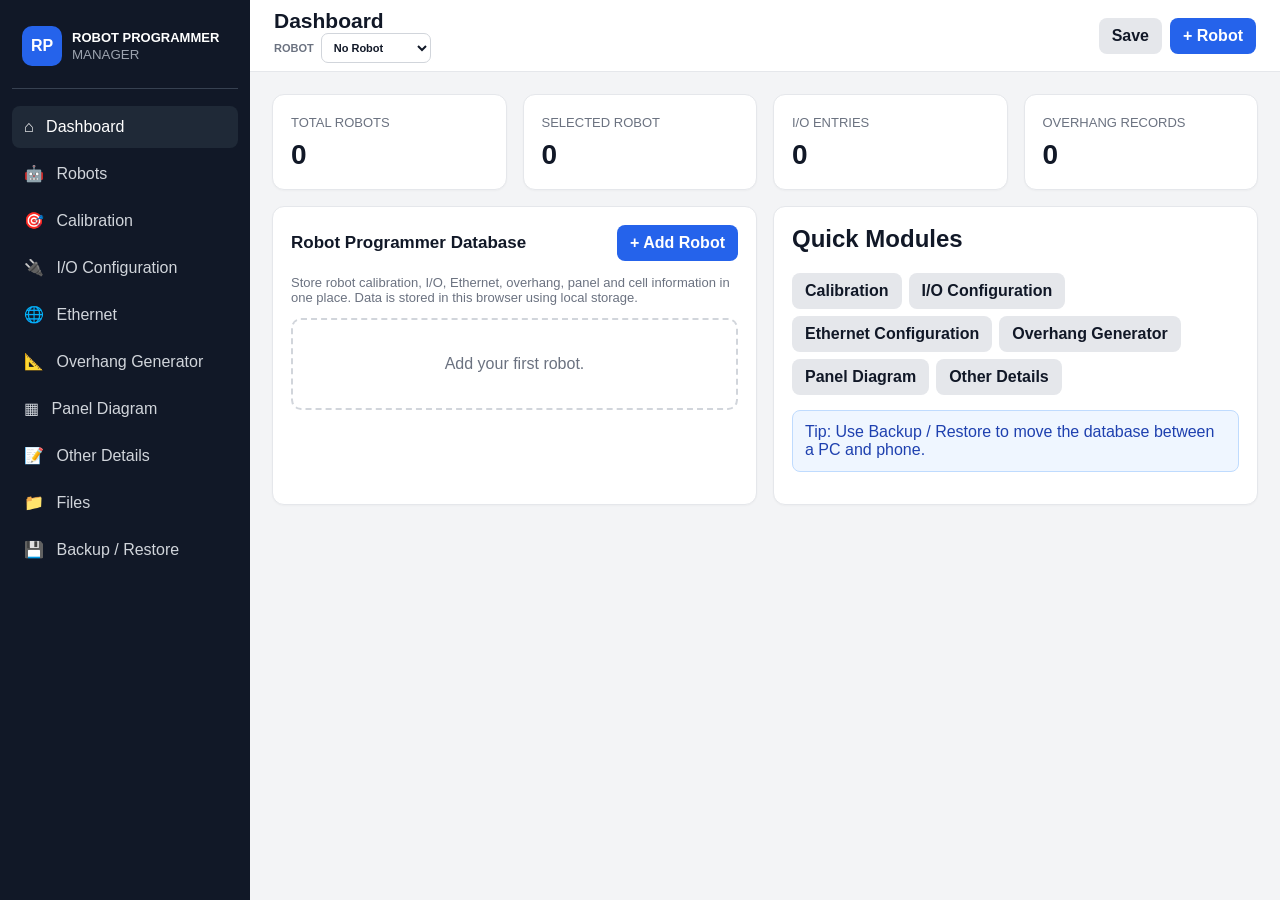
<file: index.html>
<!DOCTYPE html>
<html lang="en">
<head>
<meta charset="UTF-8">
<meta name="viewport" content="width=device-width, initial-scale=1.0, viewport-fit=cover">
<meta name="theme-color" content="#111827">
<title>ROBOT PROGRAMMER MANAGER</title>
<link rel="manifest" href="manifest.json">
<link rel="stylesheet" href="style.css">
</head>
<body>
<div class="app-shell">
  <aside class="sidebar" id="sidebar">
    <div class="brand">
      <div class="brand-mark">RP</div>
      <div><b>ROBOT PROGRAMMER</b><small>MANAGER</small></div>
    </div>
    <nav id="nav">
      <button class="nav-item active" data-page="dashboard">⌂ <span>Dashboard</span></button>
      <button class="nav-item" data-page="robots">🤖 <span>Robots</span></button>
      <button class="nav-item" data-page="calibration">🎯 <span>Calibration</span></button>
      <button class="nav-item" data-page="io">🔌 <span>I/O Configuration</span></button>
      <button class="nav-item" data-page="ethernet">🌐 <span>Ethernet</span></button>
      <button class="nav-item" data-page="overhang">📐 <span>Overhang Generator</span></button>
      <button class="nav-item" data-page="panel">▦ <span>Panel Diagram</span></button>
      <button class="nav-item" data-page="details">📝 <span>Other Details</span></button>
      <button class="nav-item" data-page="files">📁 <span>Files</span></button>
      <button class="nav-item" data-page="backup">💾 <span>Backup / Restore</span></button>
    </nav>
  </aside>

  <main class="main">
    <header class="topbar">
      <button class="menu-btn" id="menuBtn">☰</button>
      <div>
        <h1 id="pageTitle">Dashboard</h1>
        <div id="currentRobotLabel">No robot selected</div>
      </div>
      <div class="top-actions">
        <button class="btn secondary" id="quickSave">Save</button>
        <button class="btn primary" id="addRobotTop">+ Robot</button>
      </div>
    </header>

    <section class="content">
      <div id="app"></div>
    </section>
  </main>
</div>

<div class="modal hidden" id="modal">
  <div class="modal-card">
    <div class="modal-head"><h2 id="modalTitle">Add</h2><button id="modalClose">×</button></div>
    <div id="modalBody"></div>
  </div>
</div>
<script src="oh.js"></script>
<script src="app.js"></script>
</body>
</html>
</file>
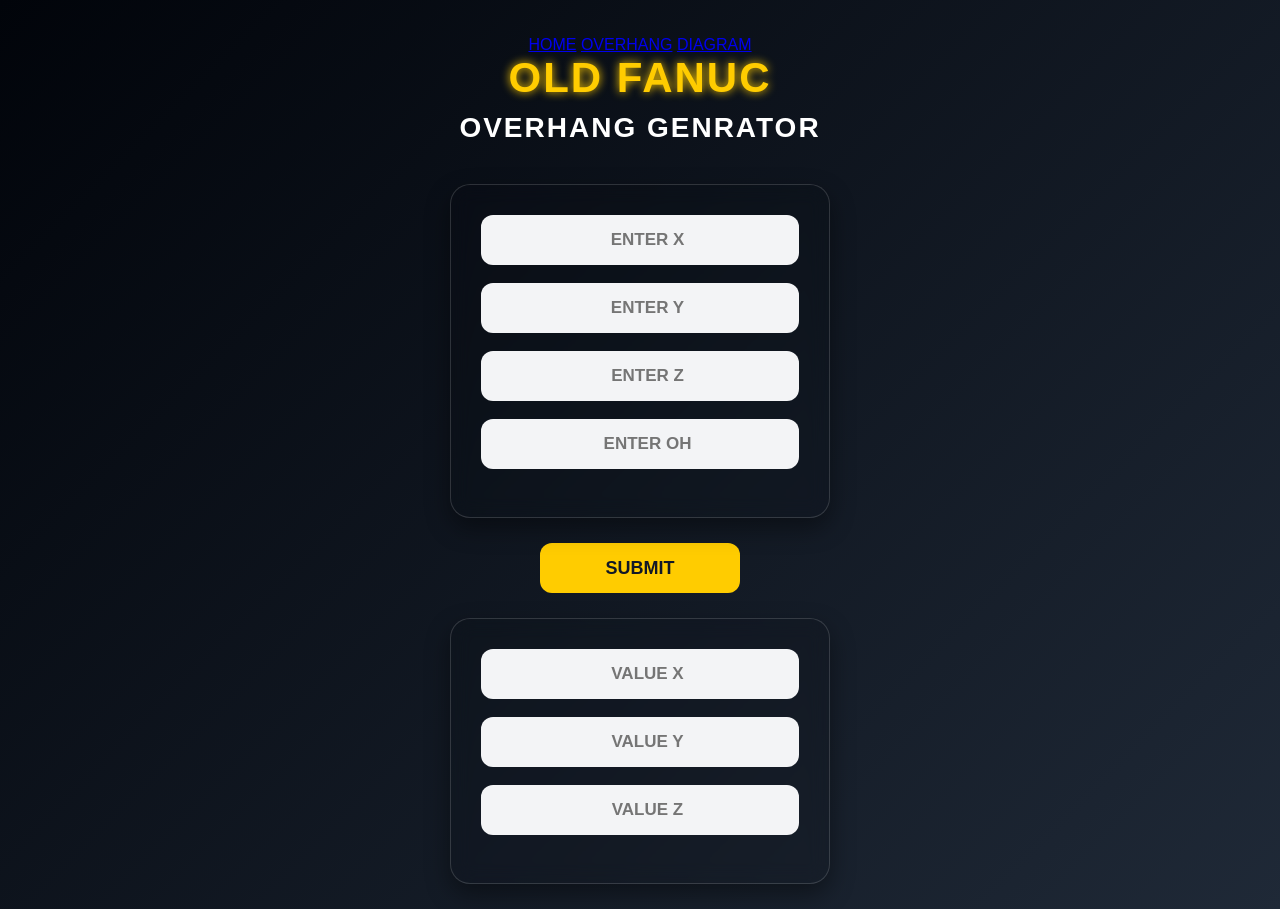
<file: og.html>
<!DOCTYPE html>
<html lang="en">

<head>
  <meta charset="UTF-8">
  <meta name="viewport" content="width=device-width, initial-scale=1.0">
  <link rel="stylesheet" href="style.css">


  <script src="oh.js"></script>
  <title>Overhang</title>

<style>
* {
    margin: 0;
    padding: 0;
    box-sizing: border-box;
    font-family: Arial, Helvetica, sans-serif;
}

body {
    background: linear-gradient(135deg, #01040a, #1f2937);
    min-height: 100vh;
    display: flex;
    flex-direction: column;
    align-items: center;
    justify-content: center;
    color: white;
}

/* TITLE */

.titlee {
    text-align: center;
    font-weight: bold;
    letter-spacing: 2px;
}

#vb {
    font-size: 42px;
    color: #ffcc00;
    margin-bottom: 10px;
    text-shadow: 0 0 10px #ffcc00;
}

#vbb {
    font-size: 28px;
    margin-bottom: 40px;
    color: #ffffff;
}


#x,#y,#z,#o,#ox,#oy,#oz{
    text-align: center;
    font-weight: 700;
}

/* MAIN BOX */

.ipbox,
.opbox {
    width: 380px;
    background: rgba(0, 0, 0, 0.08);
    border: 1px solid rgba(255, 255, 255, 0.15);
    backdrop-filter: blur(10px);
    border-radius: 20px;
    padding: 30px;
    margin-bottom: 25px;
    box-shadow: 0 10px 25px rgba(0, 0, 0, 0.4);
}

/* INPUTS */

.ipbox input,
.opbox input {
    width: 100%;
    height: 50px;
    margin-bottom: 18px;
    border: none;
    outline: none;
    border-radius: 12px;
    padding-left: 15px;
    font-size: 17px;
    background: #f3f4f6;
    transition: 0.3s;
}

.ipbox input:focus,
.opbox input:focus {
    border: 2px solid #ffcc00;
    box-shadow: 0 0 12px #ffcc00;
}

/* BUTTON SECTION */

.sc {
    margin-bottom: 25px;
}

/* BUTTONS */

#ssb,
#sb {
    width: 200px;
    height: 50px;
    border: none;
    border-radius: 12px;
    background: #ffcc00;
    color: #111827;
    font-size: 18px;
    font-weight: bold;
    cursor: pointer;
    transition: 0.3s;
    /* box-shadow: 0 5px 15px rgba(255, 204, 0, 0.4); */
}

#sb{
    margin-left: 50px;
}

#ssb:hover,
#sb:hover {
    background: #ffd633;
    transform: translateY(-3px);
    box-shadow: 0 8px 20px rgba(255, 204, 0, 0.6);
}

#ssb:active,
#sb:active {
    transform: scale(0.97);
}

/* OUTPUT BOX TITLE LOOK */

.opbox {
    /* border-left: 5px solid #ffcc00; */
}

/* MOBILE RESPONSIVE */

@media (max-width: 450px) {

    .ipbox,
    .opbox {
        width: 90%;
        padding: 20px;
    }

    #vb {
        font-size: 32px;
    }

    #vbb {
        font-size: 22px;
    }

    #ssb,
    #sb {
        width: 170px;
    }
}





</style>



<script>

function toggleMenu() {

    let menu = document.getElementById("sideMenu");

    if (menu.style.left === "0px") {
        menu.style.left = "-250px";
    } 
    
    else {
        menu.style.left = "0px";
    }

}

</script>

</head>

<body>

<!-- 
    <div class="menu-icon" onclick="toggleMenu()">
    ☰
</div> -->

<!-- SIDE MENU -->
<div class="side-menu" id="sideMenu">
<br>
<br>
    <a href="index.html">HOME</a>

    <a href="og.html">OVERHANG</a>

      <a href="diagram.html">DIAGRAM</a>

</div>

  <div class="titlee" id="vb">OLD FANUC</div>
  <div class="titlee" id="vbb">OVERHANG GENRATOR</div>

  <div class="ipbox">

    <input id="x" type="any" placeholder="ENTER X">
    <input id="y" type="any" placeholder="ENTER Y">
    <input id="z" type="any" placeholder="ENTER Z">
    <input id="o" type="any" placeholder="ENTER OH">

  </div>

  <div class="sc">
    <button id="ssb" onclick="run()">SUBMIT</button>

  </div>
   

  

  <div class="opbox">

    <input id="ox" type="any" placeholder="VALUE X">
    <input id="oy" type="any" placeholder="VALUE Y">
    <input id="oz" type="any" placeholder="VALUE Z">

  </div>


  <script src="oh.js"></script>
</body>

</html>
</file>
<file: style.css>
*{box-sizing:border-box} :root{--bg:#f3f4f6;--card:#fff;--text:#111827;--muted:#6b7280;--line:#e5e7eb;--primary:#2563eb;--dark:#111827;--danger:#dc2626;--ok:#059669}
body{margin:0;font-family:Arial,Helvetica,sans-serif;background:var(--bg);color:var(--text)}
button,input,select,textarea{font:inherit}button{cursor:pointer}
.app-shell{display:flex;min-height:100vh}.sidebar{width:250px;background:#111827;color:#fff;padding:18px 12px;position:fixed;inset:0 auto 0 0;z-index:20;overflow:auto}
.brand{display:flex;gap:10px;align-items:center;padding:8px 10px 22px;border-bottom:1px solid #374151;margin-bottom:15px}.brand-mark{width:40px;height:40px;border-radius:10px;background:#2563eb;display:grid;place-items:center;font-weight:bold}.brand b{display:block;font-size:13px}.brand small{color:#9ca3af}
.nav-item{width:100%;border:0;background:transparent;color:#d1d5db;text-align:left;padding:12px;border-radius:8px;margin:2px 0}.nav-item:hover,.nav-item.active{background:#1f2937;color:#fff}.nav-item span{margin-left:8px}
.main{margin-left:250px;width:calc(100% - 250px)}.topbar{height:72px;background:#fff;border-bottom:1px solid var(--line);display:flex;align-items:center;justify-content:space-between;padding:10px 24px;position:sticky;top:0;z-index:10}.topbar h1{margin:0;font-size:21px}.topbar p{margin:4px 0 0;color:var(--muted);font-size:12px}.menu-btn{display:none}.top-actions{display:flex;gap:8px}
.content{padding:22px;max-width:1500px;margin:auto}.grid{display:grid;grid-template-columns:repeat(4,1fr);gap:16px}.grid-2{display:grid;grid-template-columns:repeat(2,1fr);gap:16px}.card{background:var(--card);border:1px solid var(--line);border-radius:12px;padding:18px;box-shadow:0 1px 2px #00000008}.stat{font-size:28px;font-weight:bold;margin-top:8px}.muted{color:var(--muted);font-size:13px}.section-title{display:flex;justify-content:space-between;align-items:center;margin:0 0 14px}.section-title h2{font-size:17px;margin:0}
.btn{border:0;border-radius:8px;padding:9px 13px;font-weight:600}.btn.primary{background:var(--primary);color:#fff}.btn.secondary{background:#e5e7eb;color:#111827}.btn.danger{background:#fee2e2;color:#991b1b}.btn.success{background:#d1fae5;color:#065f46}
.form-grid{display:grid;grid-template-columns:repeat(2,1fr);gap:12px}.form-group{display:flex;flex-direction:column;gap:5px}.form-group.full{grid-column:1/-1}.form-group label{font-size:12px;font-weight:bold;color:#4b5563}.form-group input,.form-group select,.form-group textarea{border:1px solid #d1d5db;border-radius:7px;padding:9px;background:#fff}.form-group textarea{min-height:90px;resize:vertical}
.table-wrap{overflow:auto}.data-table{width:100%;border-collapse:collapse;min-width:700px}.data-table th,.data-table td{border-bottom:1px solid var(--line);padding:9px;text-align:left;font-size:13px}.data-table th{background:#f9fafb;position:sticky;top:0}.badge{display:inline-block;border-radius:99px;padding:4px 8px;font-size:11px;background:#e5e7eb}.badge.ok{background:#d1fae5;color:#065f46}
.tabs{display:flex;gap:5px;overflow:auto;margin-bottom:14px}.tab{border:1px solid var(--line);background:#fff;padding:8px 12px;border-radius:7px;white-space:nowrap}.tab.active{background:#111827;color:#fff}
.notice{padding:12px;border-radius:8px;background:#eff6ff;border:1px solid #bfdbfe;color:#1e40af;margin-bottom:14px}.empty{padding:35px;text-align:center;color:var(--muted);border:2px dashed #d1d5db;border-radius:10px}
.actions{display:flex;gap:7px;flex-wrap:wrap}.right{text-align:right}.mono{font-family:Consolas,monospace}.diagram{background:#fafafa;border:1px dashed #9ca3af;min-height:360px;border-radius:10px;padding:12px;position:relative}.panel-item{position:absolute;border:2px solid #374151;background:#fff;border-radius:5px;padding:7px;font-size:11px;cursor:move;min-width:80px;text-align:center}.panel-toolbar{display:flex;gap:7px;flex-wrap:wrap;margin-bottom:10px}
.modal{position:fixed;inset:0;background:#0008;display:grid;place-items:center;padding:15px;z-index:100}.modal.hidden{display:none}.modal-card{background:#fff;border-radius:12px;width:min(700px,100%);max-height:90vh;overflow:auto;padding:18px}.modal-head{display:flex;justify-content:space-between;align-items:center;margin-bottom:15px}.modal-head h2{margin:0}.modal-head button{border:0;background:transparent;font-size:28px}
.kpi-list{display:grid;gap:9px}.kpi{display:flex;justify-content:space-between;border-bottom:1px solid var(--line);padding:8px 0}
@media(max-width:900px){.sidebar{transform:translateX(-100%);transition:.2s}.sidebar.open{transform:translateX(0)}.main{margin-left:0;width:100%}.menu-btn{display:block;border:0;background:transparent;font-size:22px;margin-right:10px}.topbar>div:nth-child(2){margin-right:auto}.top-actions .secondary{display:none}.content{padding:13px}.grid{grid-template-columns:repeat(2,1fr)}.grid-2,.form-grid{grid-template-columns:1fr}.topbar{padding:10px 13px}}
@media(max-width:500px){.grid{grid-template-columns:1fr 1fr}.stat{font-size:22px}.card{padding:13px}.topbar h1{font-size:17px}.top-actions .primary{padding:8px}.actions .btn{flex:1}.data-table{min-width:650px}}

.top-robot-label{font-size:11px;color:#6b7280;font-weight:bold;display:flex;align-items:center;gap:7px}.top-robot-label select{border:1px solid #d1d5db;background:#fff;border-radius:7px;padding:7px 30px 7px 8px;color:#111827;font-weight:600;max-width:240px}.old-overhang-card{overflow:hidden}.oh-title{text-align:center;font-weight:800;letter-spacing:2px;font-size:28px;margin:5px 0 20px}.oh-title span{display:block;font-size:17px;color:#6b7280;margin-top:5px}.oh-layout{max-width:560px;margin:auto}.oh-box{background:linear-gradient(135deg,#01040a,#1f2937);border-radius:18px;padding:22px;box-shadow:0 10px 25px #0005}.oh-box input{width:100%;height:48px;margin-bottom:14px;border:0;border-radius:10px;padding:0 14px;font-size:16px;background:#f3f4f6}.oh-submit{display:block;width:200px;height:48px;border:0;border-radius:10px;background:#ffcc00;color:#111827;font-weight:800;font-size:16px;margin:16px auto;cursor:pointer}.oh-save-row{display:flex;justify-content:center;gap:12px;margin:18px 0;flex-wrap:wrap}.oh-history{margin-top:18px}.oh-history h3{font-size:15px}@media(max-width:600px){.top-robot-label select{max-width:155px}.oh-title{font-size:24px}}

/* CALIBRATION MODULE */
.cal-tabs{display:flex;gap:8px;flex-wrap:wrap;margin-bottom:16px}.cal-tab{border:1px solid var(--line);background:#fff;color:#374151;border-radius:8px;padding:11px 14px;font-weight:700}.cal-tab.active{background:#111827;color:#fff;border-color:#111827}.cal-process-head{display:flex;justify-content:space-between;align-items:center;gap:12px;margin-bottom:12px}.cal-process-head h3{margin:0;font-size:16px}.pdf-frame-wrap{height:calc(100vh - 250px);min-height:520px;border:1px solid var(--line);border-radius:10px;overflow:hidden;background:#52525b}.cal-pdf{width:100%;height:100%;border:0}.cal-master-card{border:1px solid var(--line);border-radius:10px;overflow:hidden}.cal-master-title{padding:13px 15px;background:#111827;color:#fff;display:flex;justify-content:space-between;align-items:center;gap:10px}.master-table{min-width:500px}.master-input{width:100%;min-width:170px;border:1px solid #d1d5db;border-radius:6px;padding:8px;background:#fff}.master-input:focus{outline:2px solid #2563eb}.master-table td:first-child,.master-table th:first-child{text-align:center;width:90px}.master-table td:nth-child(2),.master-table th:nth-child(2){width:140px}@media(max-width:600px){.cal-process-head{align-items:flex-start;flex-direction:column}.pdf-frame-wrap{height:70vh;min-height:450px}.cal-tab{width:100%;text-align:left}.master-input{min-width:130px}}

/* Replaced Overhang + Aluminium Panel modules from index(4).html */
.sub-tab-container{display:flex;background:var(--input-bg,#f3f4f6);border-radius:8px;padding:4px;margin-bottom:15px;border:1px solid var(--border,#d1d5db);gap:4px}
.sub-tab{flex:1;text-align:center;padding:10px;font-size:.9rem;color:var(--text-muted,#6b7280);cursor:pointer;border-radius:6px;font-weight:700;border:0;background:transparent}
.sub-tab.active{background:var(--primary,#2563eb);color:#fff}
.sub-content{display:none}.sub-content.active{display:block}
.inner-card{margin-bottom:14px}
.full-btn{width:100%;margin-top:4px}
.three-cols{grid-template-columns:repeat(3,1fr)}
.panel-generator-card{overflow:hidden}
.panel-note{margin:14px 0 8px;padding:10px 12px;border-left:4px solid var(--primary,#2563eb);background:var(--input-bg,#f3f4f6);font-size:.88rem}
.panel-scroll{width:100%;overflow-x:auto;padding:16px 0 42px}
.generated-panel{position:relative;border:2px solid #fff;height:160px;background:#181818;display:block;min-width:300px;box-sizing:content-box}
.stiffener{position:absolute;top:0;height:100%}
.stiffener.u{background:orange;width:6px}.stiffener.ulip{background:#00c853;width:8px}.stiffener.i{background:#2979ff;width:4px}
.generated-panel .label{position:absolute;background:#fff;color:#000;padding:2px 5px;font-size:10px;border-radius:4px;top:8px;white-space:nowrap}
.panel-type-label{position:absolute;bottom:-25px;font-size:13px;color:var(--text,#111827);white-space:nowrap}
.panel-summary{margin:4px 0 12px;line-height:1.65;font-size:.92rem}
.gauge-box{padding:12px;border:1px solid var(--border,#d1d5db);border-radius:8px;background:var(--card-bg,#fff)}
#gauge{margin-top:7px;font-family:monospace;word-break:break-word}
@media(max-width:700px){.three-cols{grid-template-columns:1fr}.sub-tab{font-size:.78rem;padding:9px 5px}.generated-panel{height:140px}.panel-type-label{font-size:11px}}


/* User-entered values are displayed in uppercase and bold. */
input, textarea, select { font-weight: 700; }
input:not([type=checkbox]):not([type=radio]):not([type=button]):not([type=submit]), textarea { text-transform: uppercase; }
/* I/O table: four compact columns that fit mobile screens without horizontal scrolling. */
.io-table-wrap { width:100%; max-width:100%; overflow-x:hidden; }
.io-data-table { width:100%; min-width:0 !important; table-layout:fixed; }
.io-data-table th, .io-data-table td { padding:7px 5px; font-size:12px; overflow:hidden; }
.io-data-table th:first-child, .io-data-table td:first-child { width:16%; text-align:center; }
.io-data-table th:not(:first-child), .io-data-table td:not(:first-child) { width:28%; }
.io-data-table .io-cell-input { display:block; width:100%; min-width:0; max-width:100%; box-sizing:border-box; padding:7px 4px; border:1px solid #d1d5db; border-radius:5px; font-size:12px; font-weight:700; text-transform:uppercase; }
@media(max-width:500px) {
 .io-data-table th, .io-data-table td { padding:5px 3px; font-size:10px; }
 .io-data-table .io-cell-input { padding:7px 2px; font-size:11px; }
 .io-table-wrap { overflow-x:hidden; }
}
</file>
